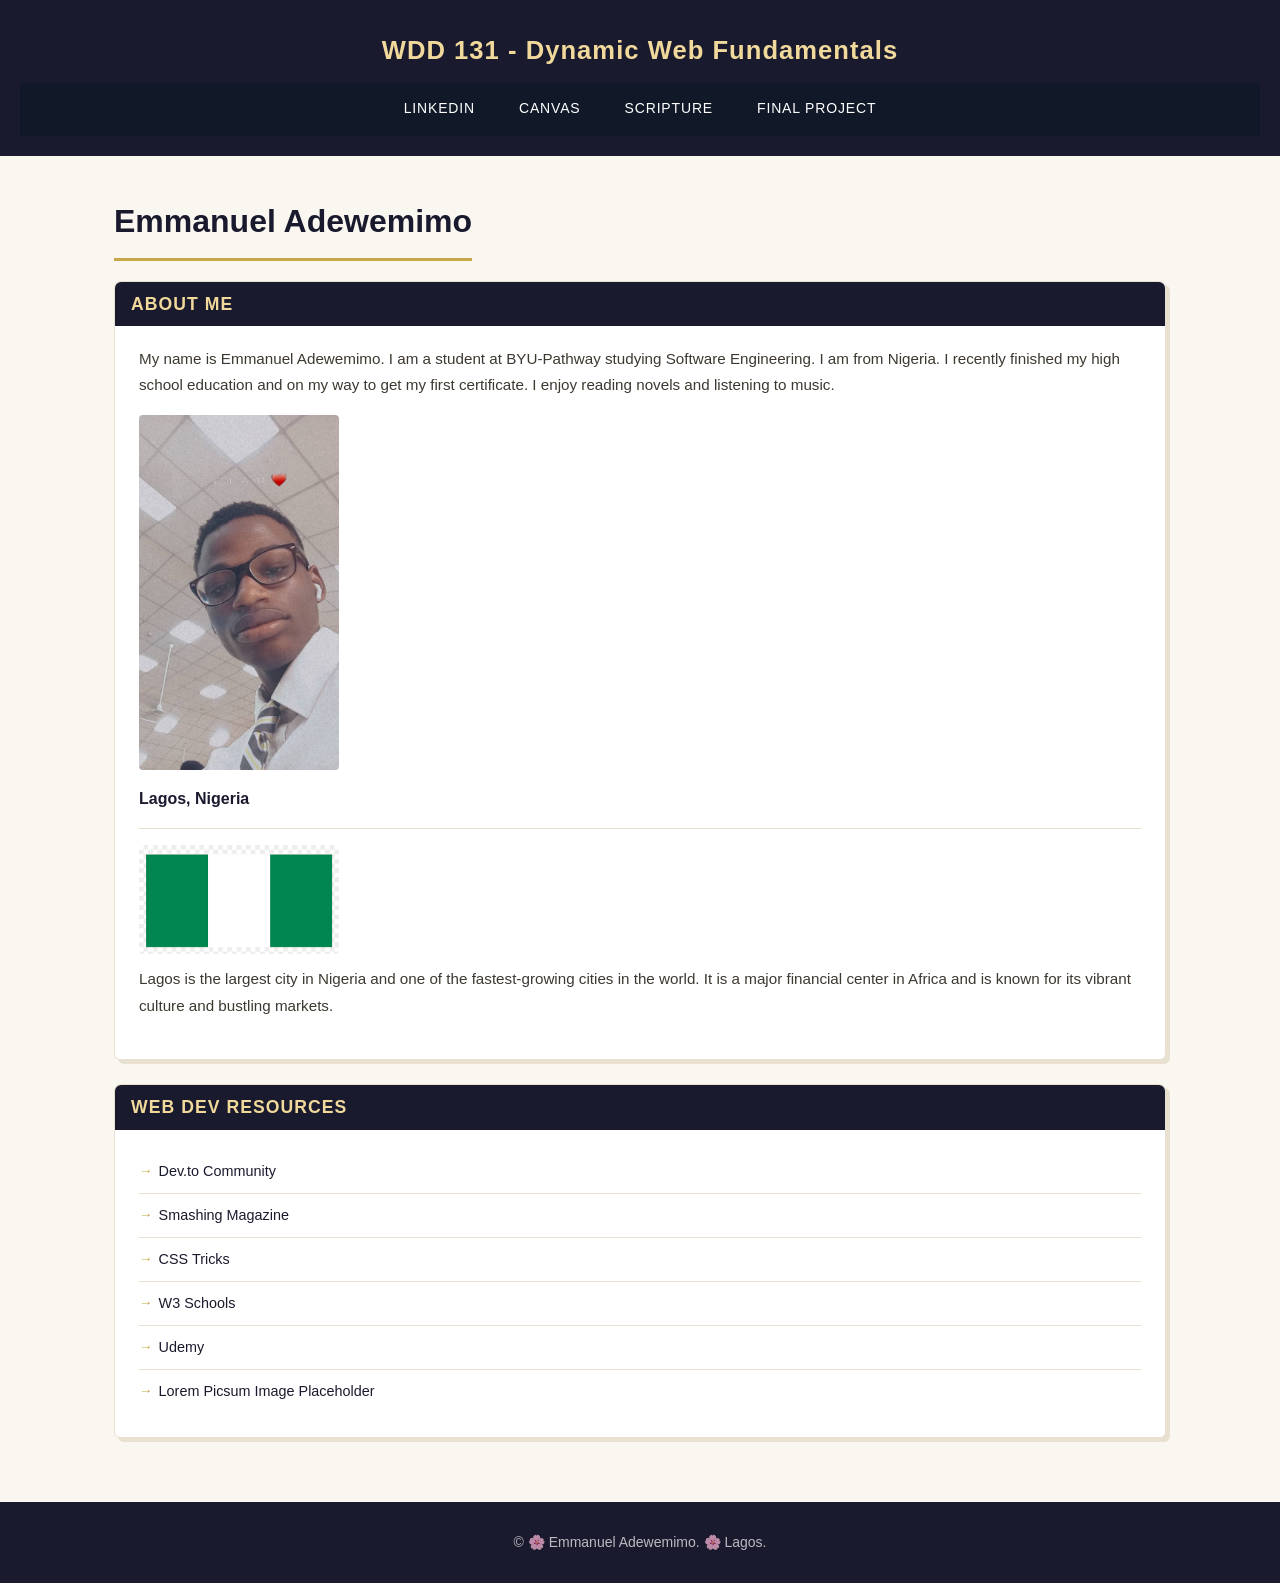
<file: index.html>
<!DOCTYPE html>
<html lang="en">

<head>
    <meta charset="UTF-8">
    <meta name="viewport" content="width=device-width, initial-scale=1.0">
    <meta name="description" content="A page about Emmanuel Adewemimo for a WDD 131 Project">
    <meta name="author" content="Emmanuel Adewemimo">
    <title>WDD 131 - Dynamic Web Fundamentals- Emmanuel Adewemimo</title>
    <link rel="stylesheet" href="styles/base.css">
    <script src="scripts/getdates.js" defer></script>
    <link rel="preconnect" href="https://fonts.googleapis.com">
<link rel="preconnect" href="https://fonts.gstatic.com" crossorigin>
<link href="https://fonts.googleapis.com/css2?family=Roboto:wght@400;700&display=swap" rel="stylesheet">
</head>

<body>
    <header>
        <span id="course-title">WDD 131 - Dynamic Web Fundamentals</span>
        <nav>
            <a href="https://www.linkedin.com/in/emmanuel-adewemimo" target="_blank">LinkedIn</a>
            <a href="https://byupw.instructure.com" target="_blank">Canvas</a>
            <a href="https://churchofjesuschrist.org/study/scriptures/ot/ps/91?lang=eng" target="_blank">Scripture</a>
            <a href="final-project.html" target="_blank">Final Project</a>
        </nav>
    </header>
    <div class="content-wrapper">
        <main>
            <h1>Emmanuel Adewemimo</h1>
            <section class="card">
                <h2>About Me</h2>
                <p>My name is Emmanuel Adewemimo. I am a student at BYU-Pathway studying Software Engineering. I am
                    from Nigeria. I recently finished my high school education and on my way to get my first
                    certificate. I enjoy reading novels and listening
                    to music.</p>
                <img src="images/profile.jpeg" width="200" alt="Emmanuel Adewemimo">

                <h3>Lagos, Nigeria</h3>
                <hr>
                <img src="images/nigerian-flag.png" width="200" alt="Nigerian Flag">
                <p>Lagos is the largest city in Nigeria and one of the fastest-growing cities in the world. It is a
                    major
                    financial center in Africa and is known for its vibrant culture and bustling markets.</p>

            </section>
        <aside>
            <section class="card">
                <h4>Web Dev Resources</h4>
                <ul>
                    <li><a href="https://dev.to" target="_blank">Dev.to Community</a></li>
                    <li><a href="https://www.smashingmagazine.com" target="_blank">Smashing Magazine</a></li>
                    <li><a href="https://css-tricks.com" target="_blank">CSS Tricks</a></li>
                    <li><a href="https://www.w3schools.com" target="_blank">W3 Schools</a></li>
                    <li><a href="https://www.udemy.com" target="_blank">Udemy</a></li>
                    <li><a href="https://picsum.photos" target="_blank">Lorem Picsum Image Placeholder</a></li>
                </ul>
            </section>
        </aside>
        </main>
    </div>
    <footer>
        <p>&copy;<span id="current-year"></span> &#x1F338; Emmanuel Adewemimo. &#x1F338; Lagos.</p>
        <p id="last-modified"></p>
    </footer>
</body>

</html>
</file>
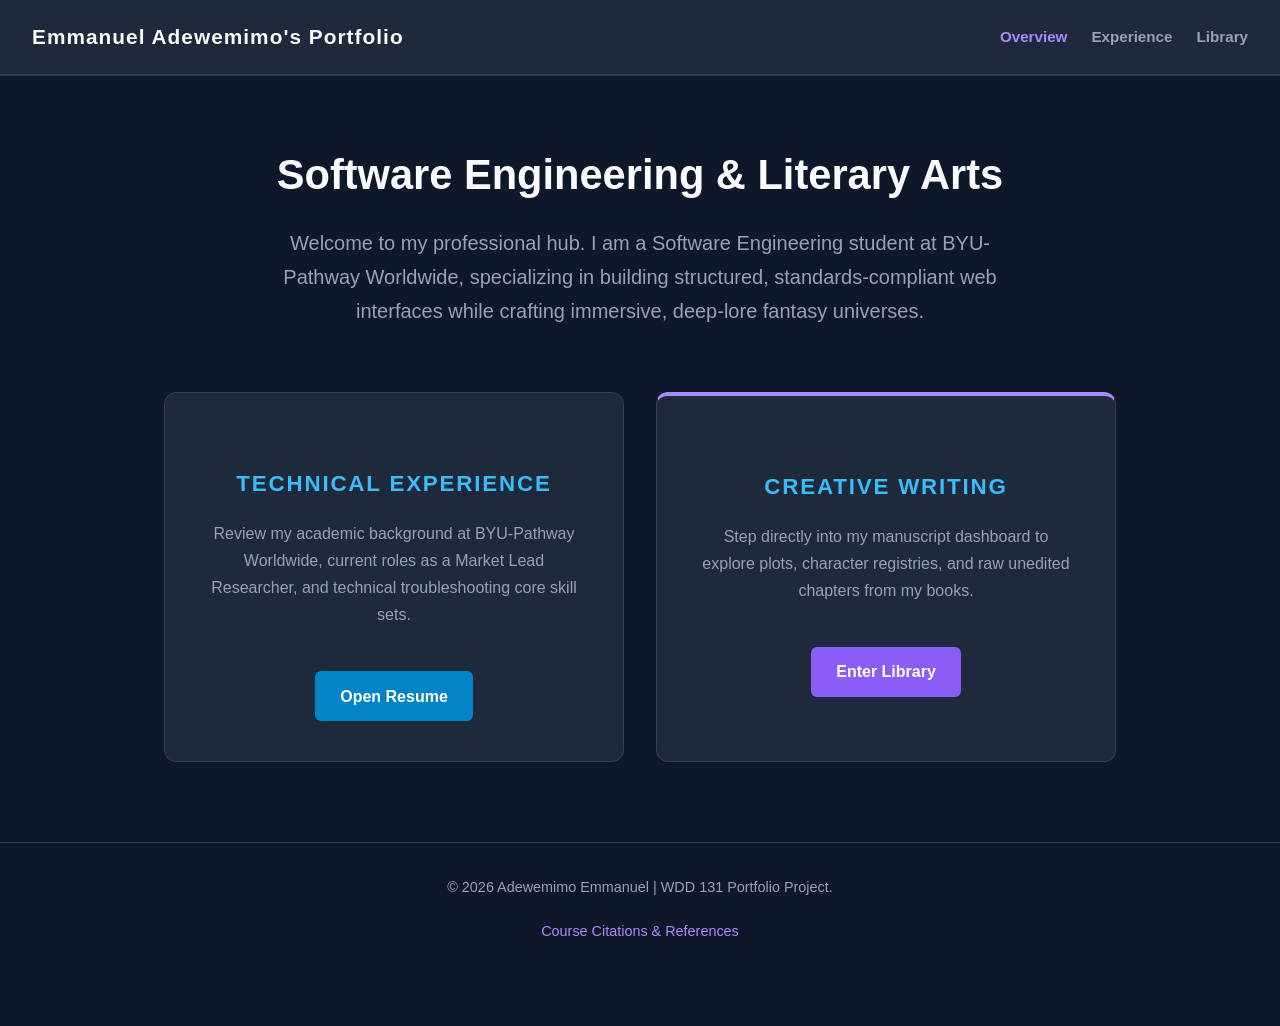
<file: project/index.html>
<!DOCTYPE html>
<html lang="en">
<head>
    <meta charset="UTF-8">
    <meta name="viewport" content="width=device-width, initial-scale=1.0">
    <title>Adewemimo Emmanuel | Portfolio Hub</title>
    <link rel="stylesheet" href="project.css">
    <script src="project.js" defer></script>
</head>
<body>

    <nav>
        <div class="logo">Emmanuel Adewemimo's Portfolio</div>
        <div class="nav-links">
            <a href="index.html" class="active">Overview</a>
            <a href="resume.html">Experience</a>
            <a href="library.html">Library</a>
        </div>
    </nav>

    <main class="container">
        <section class="hero">
            <h1>Software Engineering & Literary Arts</h1>
            <p>Welcome to my professional hub. I am a Software Engineering student at BYU-Pathway Worldwide, specializing in building structured, standards-compliant web interfaces while crafting immersive, deep-lore fantasy universes.</p>
        </section>

        <section class="split-gate">
            <div class="gate-card">
                <h2>Technical Experience</h2>
                <p>Review my academic background at BYU-Pathway Worldwide, current roles as a Market Lead Researcher, and technical troubleshooting core skill sets.</p>
                <a href="resume.html" class="btn-link">Open Resume</a>
            </div>
            <div class="gate-card" style="border-top: 4px solid #a78bfa;">
                <h2>Creative Writing</h2>
                <p>Step directly into my manuscript dashboard to explore plots, character registries, and raw unedited chapters from my books.</p>
                <a href="library.html" class="btn-link" style="background-color: #8b5cf6;">Enter Library</a>
            </div>
        </section>
    </main>

    <footer>
        <p>&copy; 2026 Adewemimo Emmanuel | WDD 131 Portfolio Project.</p>
        <p><a href="references.html">Course Citations & References</a></p>
    </footer>

</body>
</html>
</file>
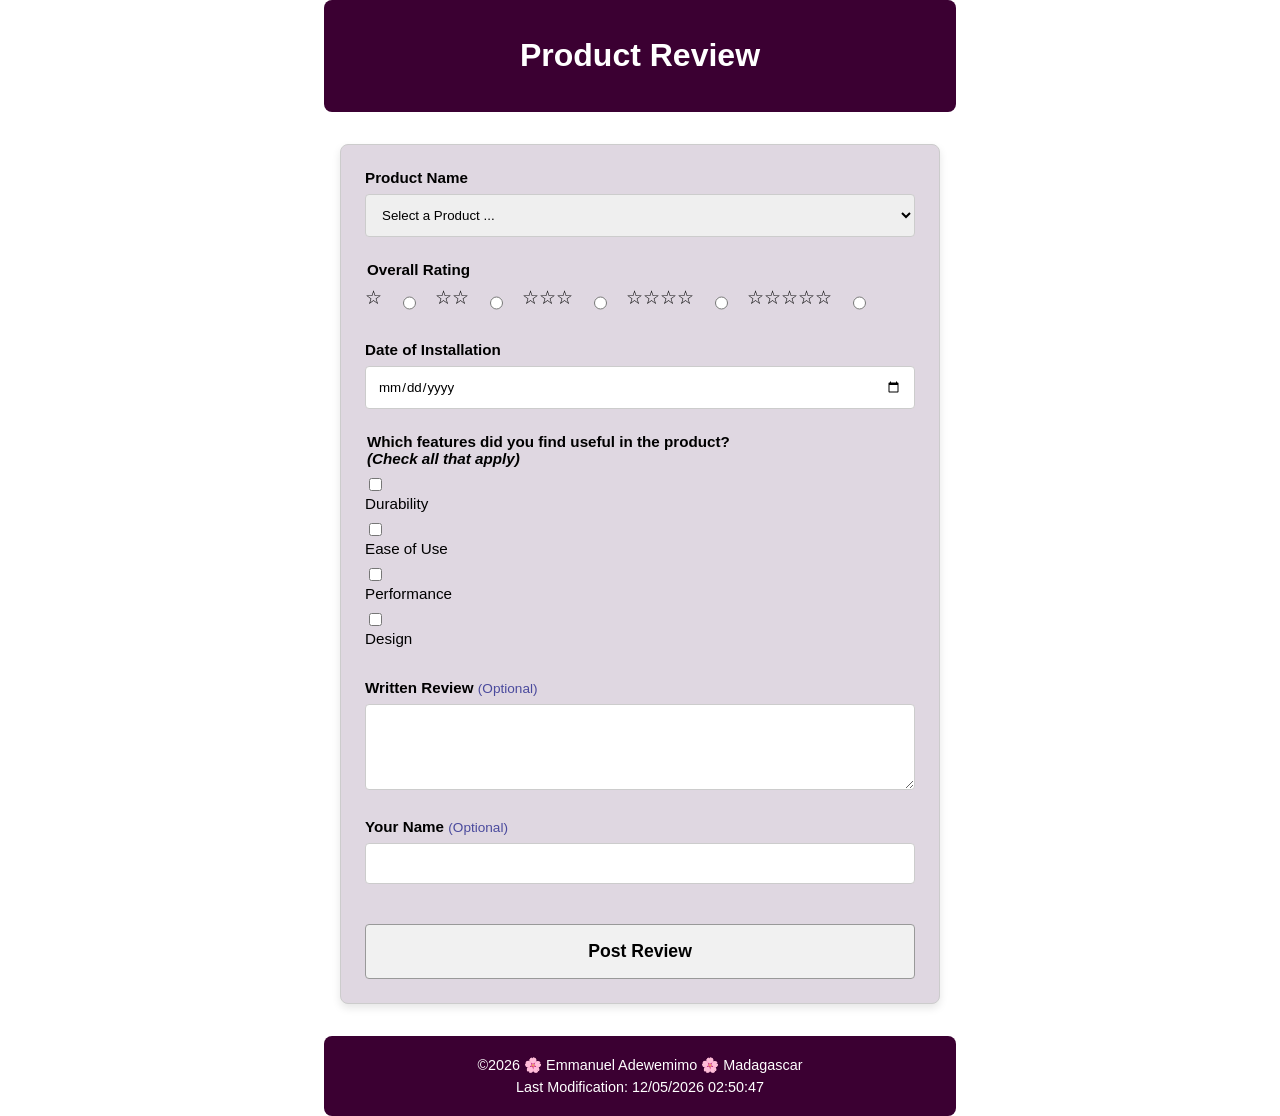
<file: form.html>
<!DOCTYPE html>
<html lang="en">
<head>
    <meta charset="UTF-8">
    <meta name="viewport" content="width=device-width, initial-scale=1.0">
    <title>Product Review</title>
    <meta name="description" content="A simple product review form containing radio buttons, checkboxes, and a textarea for written feedback.">
    <meta name="author" content="Emmanuel Adewemimo">
    <link rel="stylesheet" href="styles/form.css">
    <script src="scripts/form.js" defer></script>
</head>
<body>
    <header>
        <h1>Product Review</h1>
    </header>

    <main>
        <form method="get" action="review.html">
            <div class="form-group">
                <label for="productName">Product Name</label>
                <select id="productName" name="productName" required>
                 <option value="" disabled selected>Select a Product ...</option>
                </select>
            </div>

            <fieldset class="form-group rating-group">
                <legend>Overall Rating</legend>
                <div class="stars">
                    <label for="rating1">☆</label>
                    <input type="radio" id="rating1" name="rating" value="1" required>
                    
                    <label for="rating2">☆☆</label>
                    <input type="radio" id="rating2" name="rating" value="2" required>
                    
                    <label for="rating3">☆☆☆</label>
                    <input type="radio" id="rating3" name="rating" value="3" required>
                    
                    <label for="rating4">☆☆☆☆</label>
                    <input type="radio" id="rating4" name="rating" value="4" required>
                    
                    <label for="rating5">☆☆☆☆☆</label>
                    <input type="radio" id="rating5" name="rating" value="5" required>
                </div>
            </fieldset>

            <div class="form-group">
                <label for="installDate">Date of Installation</label>
                <input type="date" id="installDate" name="installDate" required>
            </div>

            <fieldset class="form-group features-group">
                <legend>Which features did you find useful in the product?<br><em>(Check all that apply)</em></legend>
                
                <div class="checkbox-item">
                    <input type="checkbox" id="feature1" name="features" value="Durability">
                    <label for="feature1">Durability</label>
                </div>
                
                <div class="checkbox-item">
                    <input type="checkbox" id="feature2" name="features" value="Ease of Use">
                    <label for="feature2">Ease of Use</label>
                </div>
                
                <div class="checkbox-item">
                    <input type="checkbox" id="feature3" name="features" value="Performance">
                    <label for="feature3">Performance</label>
                </div>
                
                <div class="checkbox-item">
                    <input type="checkbox" id="feature4" name="features" value="Design">
                    <label for="feature4">Design</label>
                </div>
            </fieldset>

            <div class="form-group">
                <label for="reviewText">Written Review <span class="optional">(Optional)</span></label>
                <textarea id="reviewText" name="reviewText" rows="4"></textarea>
            </div>

            <div class="form-group">
                <label for="userName">Your Name <span class="optional">(Optional)</span></label>
                <input type="text" id="userName" name="userName">
            </div>

            <input type="submit" value="Post Review" class="submit-btn">
        </form>
    </main>

    <footer>
        <p>&copy;<span id="currentyear"></span> 🌸 Emmanuel Adewemimo 🌸 Madagascar</p>
        <p>Last Modification: <span id="lastModified"></span></p>
    </footer>
</body>
</html>
</file>
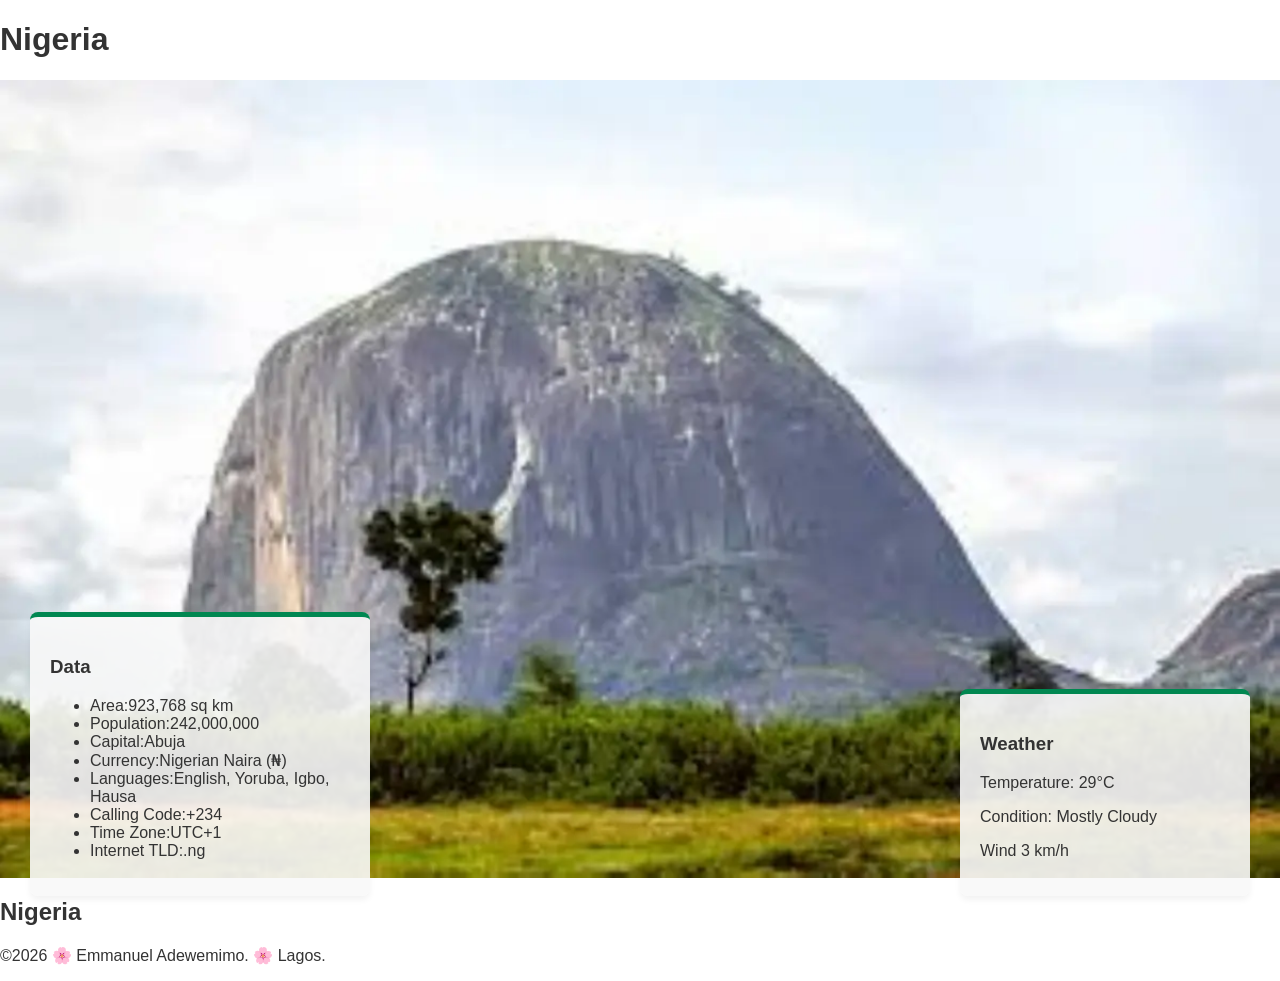
<file: place.html>
<!DOCTYPE html>
<html lang="en">
<head>
    <meta charset="UTF-8">
    <meta name="viewport" content="width=device-width, initial-scale=1.0">
    <link rel="stylesheet" href="styles/place.css">
    <meta name="description" content="A page about My Country Nigeria detailing its geography, culture, and economy for a WDD 131 Project">
    <meta name="author" content="Emmanuel Adewemimo">
    <script src="scripts/place.js" defer></script>
    <title>Nigeria</title>
</head>
<body>
    <header>
        <h1>Nigeria</h1>
    </header>
    <main>
        <div class="hero-container">
        <picture>
            <source media="(min-width: 600px)" srcset="images/nigeria-large.webp">
            <img src="images/nigeria-small.webp" alt="A view of Zuma Rock Abuja, Nigeria">
            </picture>
             <h2>Nigeria</h2>
        </div>
        <section class="data-card">
            <h3>Data</h3>
            <ul>
                <li><span>Area:</span>923,768 sq km</li>
                <li><span>Population:</span>242,000,000</li>
                <li><span>Capital:</span>Abuja</li>
                <li><span>Currency:</span>Nigerian Naira (₦)</li>
                <li><span>Languages:</span>English, Yoruba, Igbo, Hausa</li>
                <li><span>Calling Code:</span>+234</li>
                <li><span>Time Zone:</span>UTC+1</li>
                <li><span>Internet TLD:</span>.ng</li>
            </ul>
        </section>
        <section class="weather-card">
            <h3>Weather</h3>
            <div class="weather-info">
                <p><span>Temperature:</span> 29°C</p>
                <p><span>Condition:</span> Mostly Cloudy</p>
                <p>Wind<span id="wind-speed"> 3 km/h</span></p>
            </div>
        </section>
    </main>
    <footer>
         <p>&copy;<span id="currentyear"></span> &#x1F338; Emmanuel Adewemimo. &#x1F338; Lagos.</p>
        <p id="last-modified"></p>
    </footer>
    
</body>
</html>
</file>
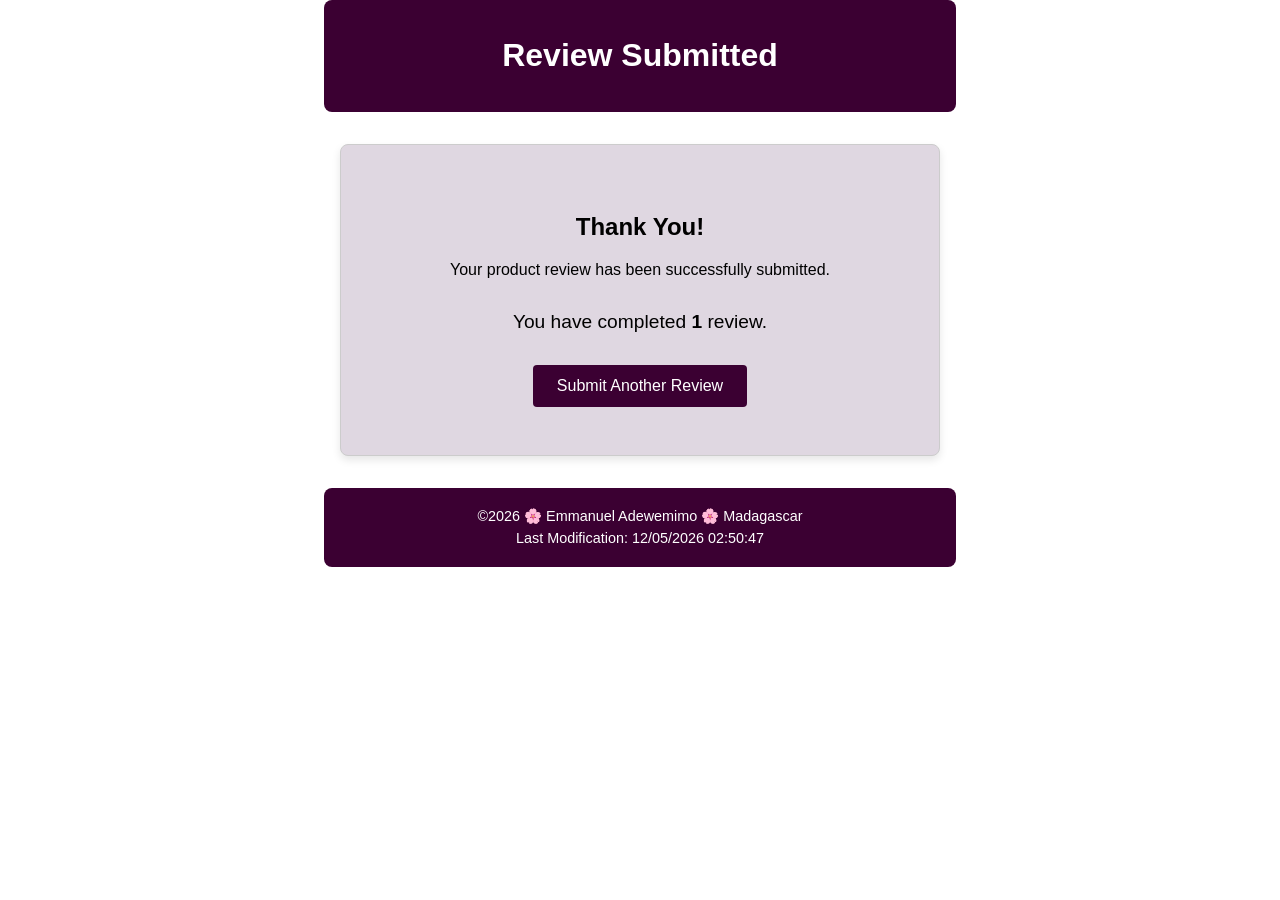
<file: review.html>
<!DOCTYPE html>
<html lang="en">
<head>
    <meta charset="UTF-8">
    <meta name="viewport" content="width=device-width, initial-scale=1.0">
    <title>Review Confirmation</title>
    <link rel="stylesheet" href="styles/form.css">
    <script src="scripts/review.js" defer></script>
</head>
<body>
    <header>
        <h1>Review Submitted</h1>
    </header>

    <main class="confirmation-container">
        <h2>Thank You!</h2>
        <p>Your product review has been successfully submitted.</p>
        <p class="counter-message">You have completed <strong id="reviewCount">0</strong> review.</p>
        <a href="form.html" class="back-link">Submit Another Review</a>
    </main>

    <footer>
        <p>&copy;<span id="currentyear"></span> 🌸 Emmanuel Adewemimo 🌸 Madagascar</p>
        <p>Last Modification: <span id="lastModified"></span></p>
    </footer>
</body>
</html>
</file>
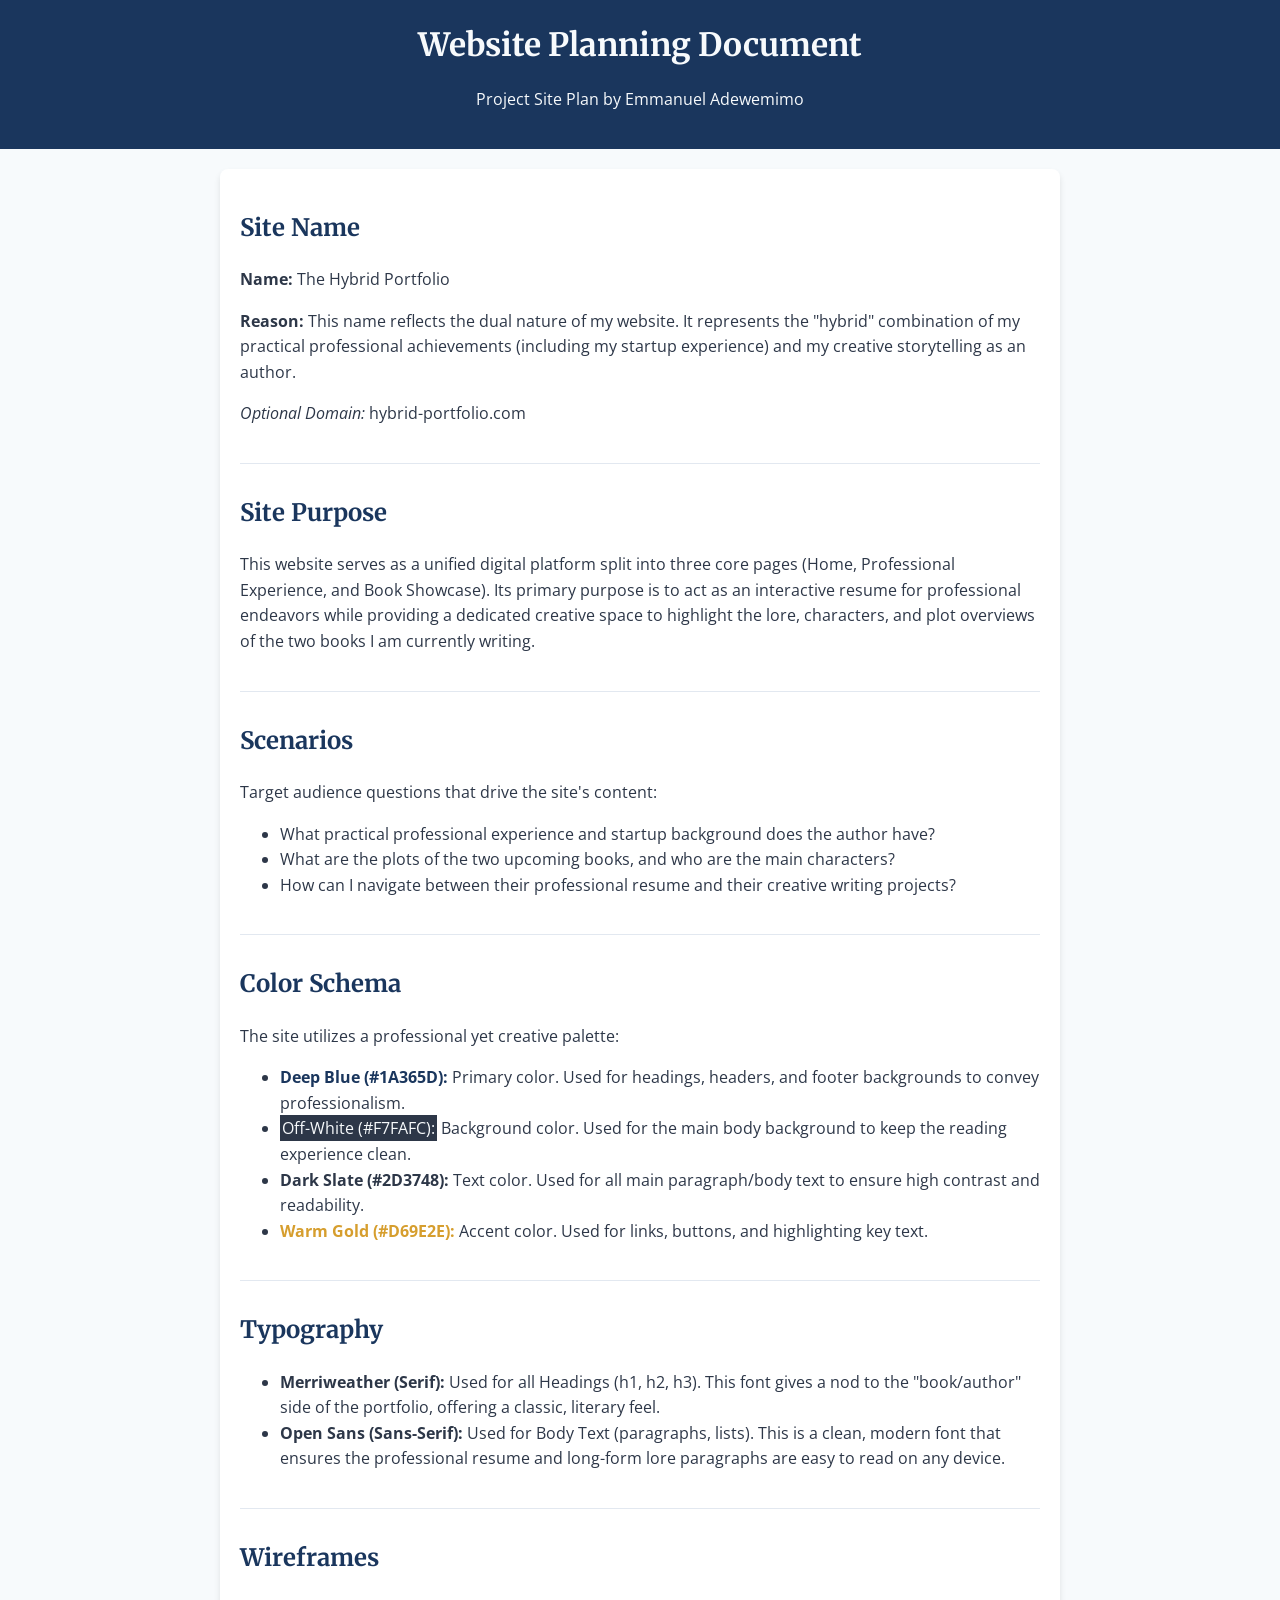
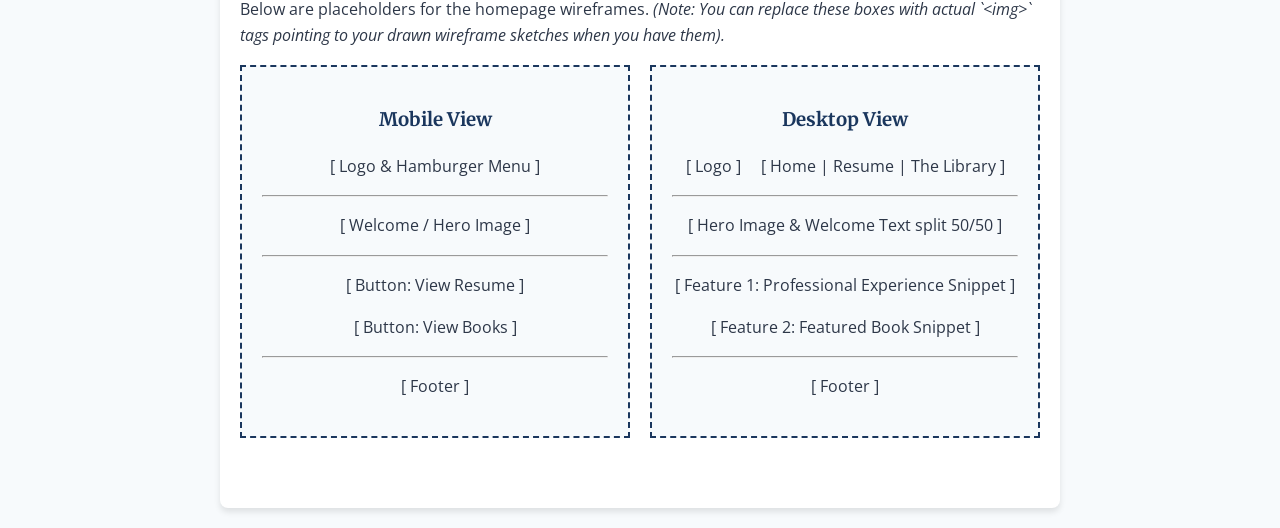
<file: siteplan.html>
<!DOCTYPE html>
<html lang="en">
<head>
    <meta charset="UTF-8">
    <meta name="viewport" content="width=device-width, initial-scale=1.0">
    <title>Site Plan - Portfolio & Library</title>
    
    <link rel="preconnect" href="https://fonts.googleapis.com">
    <link rel="preconnect" href="https://fonts.gstatic.com" crossorigin>
    <link href="https://fonts.googleapis.com/css2?family=Merriweather:wght@400;700&family=Open+Sans:wght@400;600&display=swap" rel="stylesheet">

    <link rel="stylesheet" href="siteplan.css">
</head>
<body>

    <header>
        <h1>Website Planning Document</h1>
        <p>Project Site Plan by Emmanuel Adewemimo</p>
    </header>

    <main>
        <section>
            <h2>Site Name</h2>
            <p><strong>Name:</strong> The Hybrid Portfolio</p>
            <p><strong>Reason:</strong> This name reflects the dual nature of my website. It represents the "hybrid" combination of my practical professional achievements (including my startup experience) and my creative storytelling as an author. </p>
            <p><em>Optional Domain:</em> hybrid-portfolio.com</p>
        </section>

        <section>
            <h2>Site Purpose</h2>
            <p>This website serves as a unified digital platform split into three core pages (Home, Professional Experience, and Book Showcase). Its primary purpose is to act as an interactive resume for professional endeavors while providing a dedicated creative space to highlight the lore, characters, and plot overviews of the two books I am currently writing.</p>
        </section>

        <section>
            <h2>Scenarios</h2>
            <p>Target audience questions that drive the site's content:</p>
            <ul>
                <li>What practical professional experience and startup background does the author have?</li>
                <li>What are the plots of the two upcoming books, and who are the main characters?</li>
                <li>How can I navigate between their professional resume and their creative writing projects?</li>
            </ul>
        </section>

        <section>
            <h2>Color Schema</h2>
            <p>The site utilizes a professional yet creative palette:</p>
            <ul>
                <li><span style="color: #1A365D; font-weight: bold;">Deep Blue (#1A365D):</span> Primary color. Used for headings, headers, and footer backgrounds to convey professionalism.</li>
                <li><span style="color: #F7FAFC; background: #2D3748; padding: 2px;">Off-White (#F7FAFC):</span> Background color. Used for the main body background to keep the reading experience clean.</li>
                <li><span style="color: #2D3748; font-weight: bold;">Dark Slate (#2D3748):</span> Text color. Used for all main paragraph/body text to ensure high contrast and readability.</li>
                <li><span class="accent">Warm Gold (#D69E2E):</span> Accent color. Used for links, buttons, and highlighting key text.</li>
            </ul>
        </section>

        <section>
            <h2>Typography</h2>
            <ul>
                <li><strong>Merriweather (Serif):</strong> Used for all Headings (h1, h2, h3). This font gives a nod to the "book/author" side of the portfolio, offering a classic, literary feel.</li>
                <li><strong>Open Sans (Sans-Serif):</strong> Used for Body Text (paragraphs, lists). This is a clean, modern font that ensures the professional resume and long-form lore paragraphs are easy to read on any device.</li>
            </ul>
        </section>

        <section>
            <h2>Wireframes</h2>
            <p>Below are placeholders for the homepage wireframes. <em>(Note: You can replace these boxes with actual `&lt;img&gt;` tags pointing to your drawn wireframe sketches when you have them).</em></p>
            
            <div class="wireframe-container">
                <div class="wireframe-box">
                    <h3>Mobile View</h3>
                    <p>[ Logo & Hamburger Menu ]</p>
                    <hr>
                    <p>[ Welcome / Hero Image ]</p>
                    <hr>
                    <p>[ Button: View Resume ]</p>
                    <p>[ Button: View Books ]</p>
                    <hr>
                    <p>[ Footer ]</p>
                </div>

                <div class="wireframe-box">
                    <h3>Desktop View</h3>
                    <p>[ Logo ] &nbsp;&nbsp;&nbsp; [ Home | Resume | The Library ]</p>
                    <hr>
                    <p>[ Hero Image & Welcome Text split 50/50 ]</p>
                    <hr>
                    <p>[ Feature 1: Professional Experience Snippet ]</p>
                    <p>[ Feature 2: Featured Book Snippet ]</p>
                    <hr>
                    <p>[ Footer ]</p>
                </div>
            </div>
        </section>
    </main>

</body>
</html>
</file>
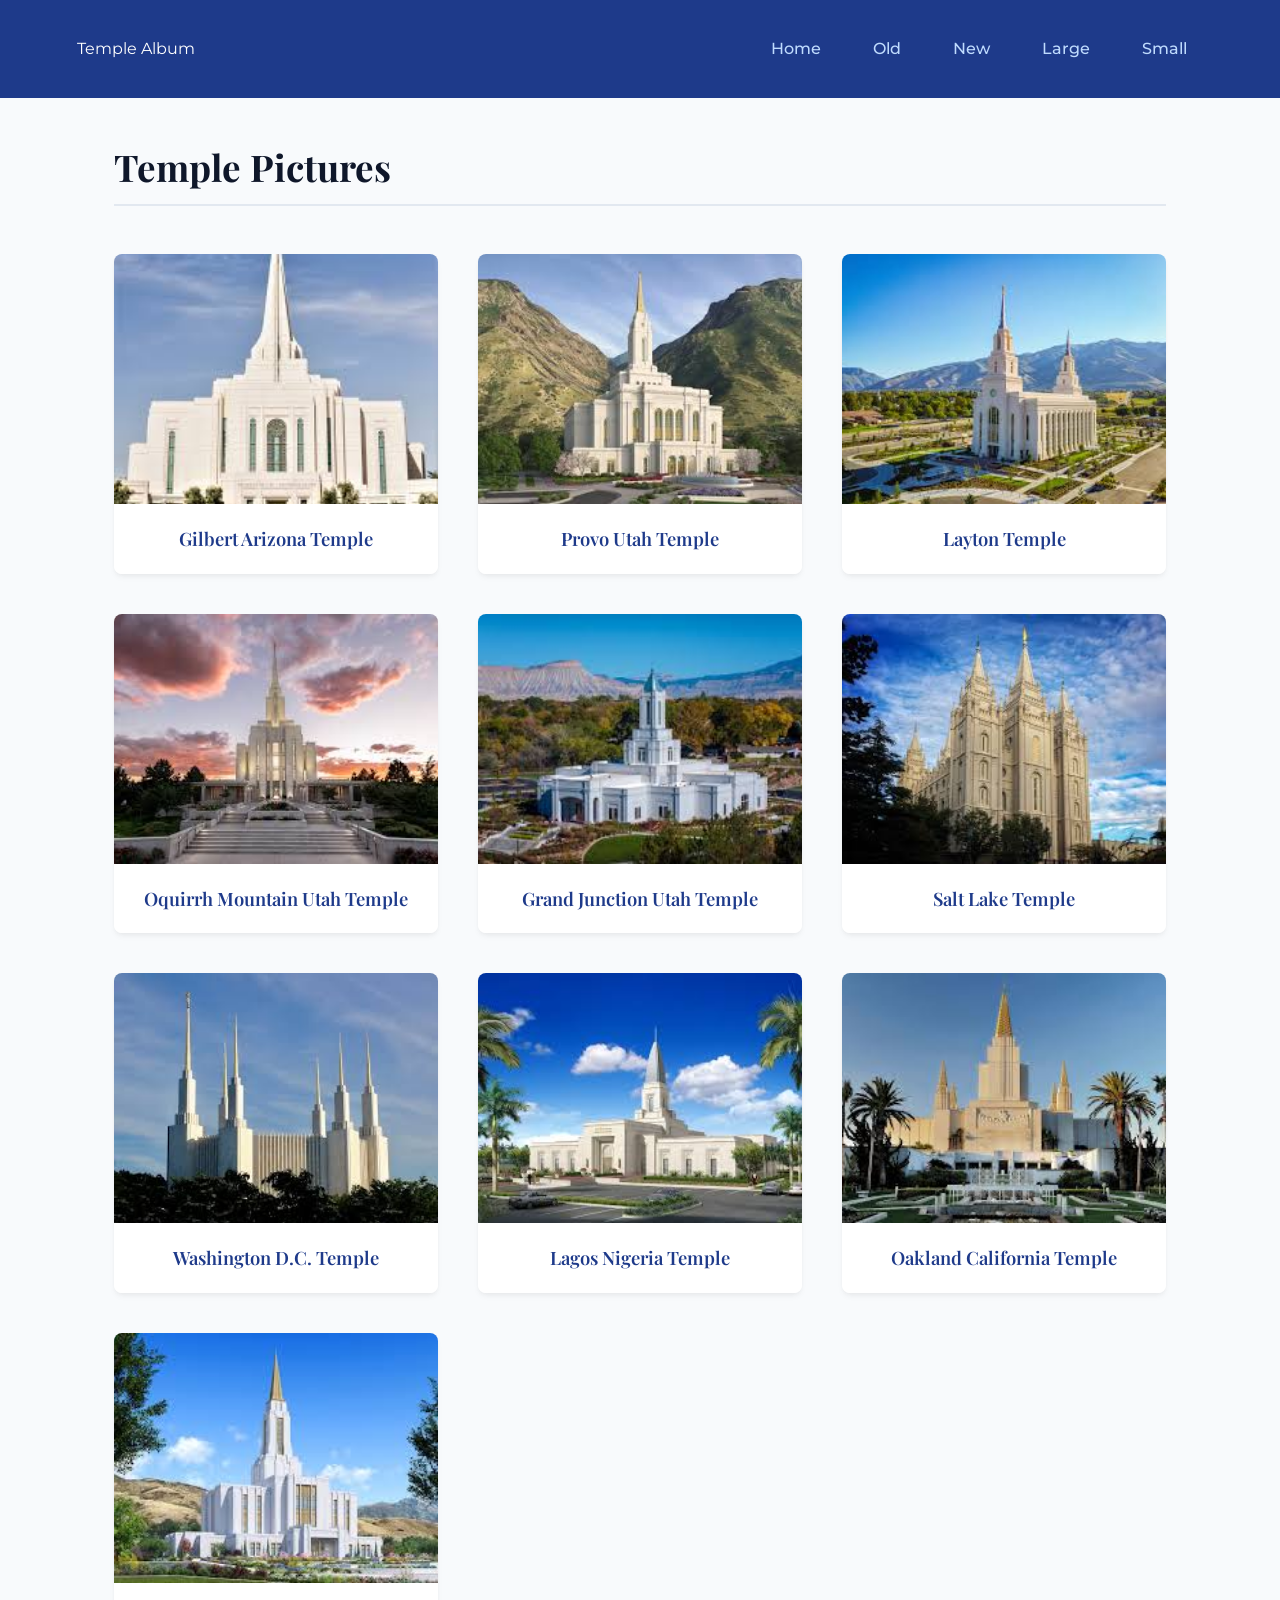
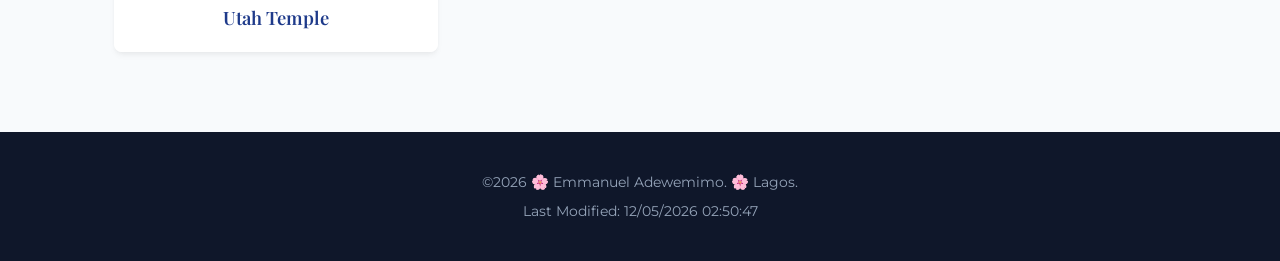
<file: temples.html>
<!DOCTYPE html>
<html lang="en">

<head>
    <meta charset="UTF-8">
    <meta name="viewport" content="width=device-width, initial-scale=1.0">
    <link rel="preconnect" href="https://fonts.googleapis.com">
    <link rel="preconnect" href="https://fonts.gstatic.com" crossorigin>
    <link href="https://fonts.googleapis.com/css2?family=Montserrat:wght@400;500&family=Playfair+Display:wght@600;700&display=swap" rel="stylesheet">
    <link rel="stylesheet" href="styles/temples.css">
    <link rel="stylesheet" href="styles/temples-large.css">
    <meta name="description" content="A page about Temple Pictures for a WDD 131 Project">
    <meta name="author" content="Emmanuel Adewemimo">
    <script src="scripts/temples.js" defer></script>
    <title>Temple Pictures</title>
</head>

<body>
    <header>
        Temple Album 
        <button id="menu-toggle" aria-label="Toggle Menu">&#9776;</button>
        <nav>
            <a href="blank.html" target="_blank">Home</a>
            <a href="blank.html" target="_blank">Old</a>
            <a href="blank.html" target="_blank">New</a>
            <a href="blank.html" target="_blank">Large</a>
            <a href="blank.html" target="_blank">Small</a>
        </nav>
    </header>
    <main>
        <h1>Temple Pictures</h1>
        <figure>
            <img src="images/gilbert-arizona-temple.jpg" alt="A stunning depiction of peace">
            <figcaption>Gilbert Arizona Temple</figcaption>
        </figure>
        <figure>
            <img src="images/provo-utah-temple.jpg" alt="A symbol of hope and faith">
            <figcaption>Provo Utah Temple</figcaption>
        </figure>
            <figure>
                <img src="images/layton-temple.jpg" alt="The Lord's House, a place of worship and reverence">
                <figcaption>Layton Temple</figcaption>
            </figure>
                <figure>
                    <img src="images/oquirrh-mountain-temple.jpg" alt="A Beautiful Temple with a beautiful background">
                    <figcaption>Oquirrh Mountain Utah Temple</figcaption>
                </figure>
                <figure>
                    <img src="images/grand-junction-utah-temple.jpg" alt="A lovely depiction of the Lord's House">
                    <figcaption>Grand Junction Utah Temple</figcaption>
                </figure>
                <figure>
                    <img src="images/salt-lake-temple.jpg" alt="A monument of God's Power and Glory">
                    <figcaption>Salt Lake Temple</figcaption>
                </figure>
                <figure>
                    <img src="images/washington-d.c.-temple.jpg" alt="Another stunning depiction of peace">
                    <figcaption>Washington D.C. Temple</figcaption>
                </figure>
                <figure>
                    <img src="images/lagos-nigeria-temple.jpg" alt="A beautiful wish coming to life">
                    <figcaption>Lagos Nigeria Temple</figcaption>
                </figure>
                <figure>
                    <img src="images/oakland-california-temple.jpg" alt="An exotic depiction of the Lord's House">
                    <figcaption>Oakland California Temple</figcaption>
                </figure>
                <figure>
                    <img src="images/utah-temple.jpg" alt="A home of ordinances">
                    <figcaption>Utah Temple</figcaption>
                </figure>
    </main>
    <footer>
         <p>&copy;<span id="current-year"></span> &#x1F338; Emmanuel Adewemimo. &#x1F338; Lagos.</p>
        <p id="last-modified"></p>
    </footer>


</body>

</html>
</file>
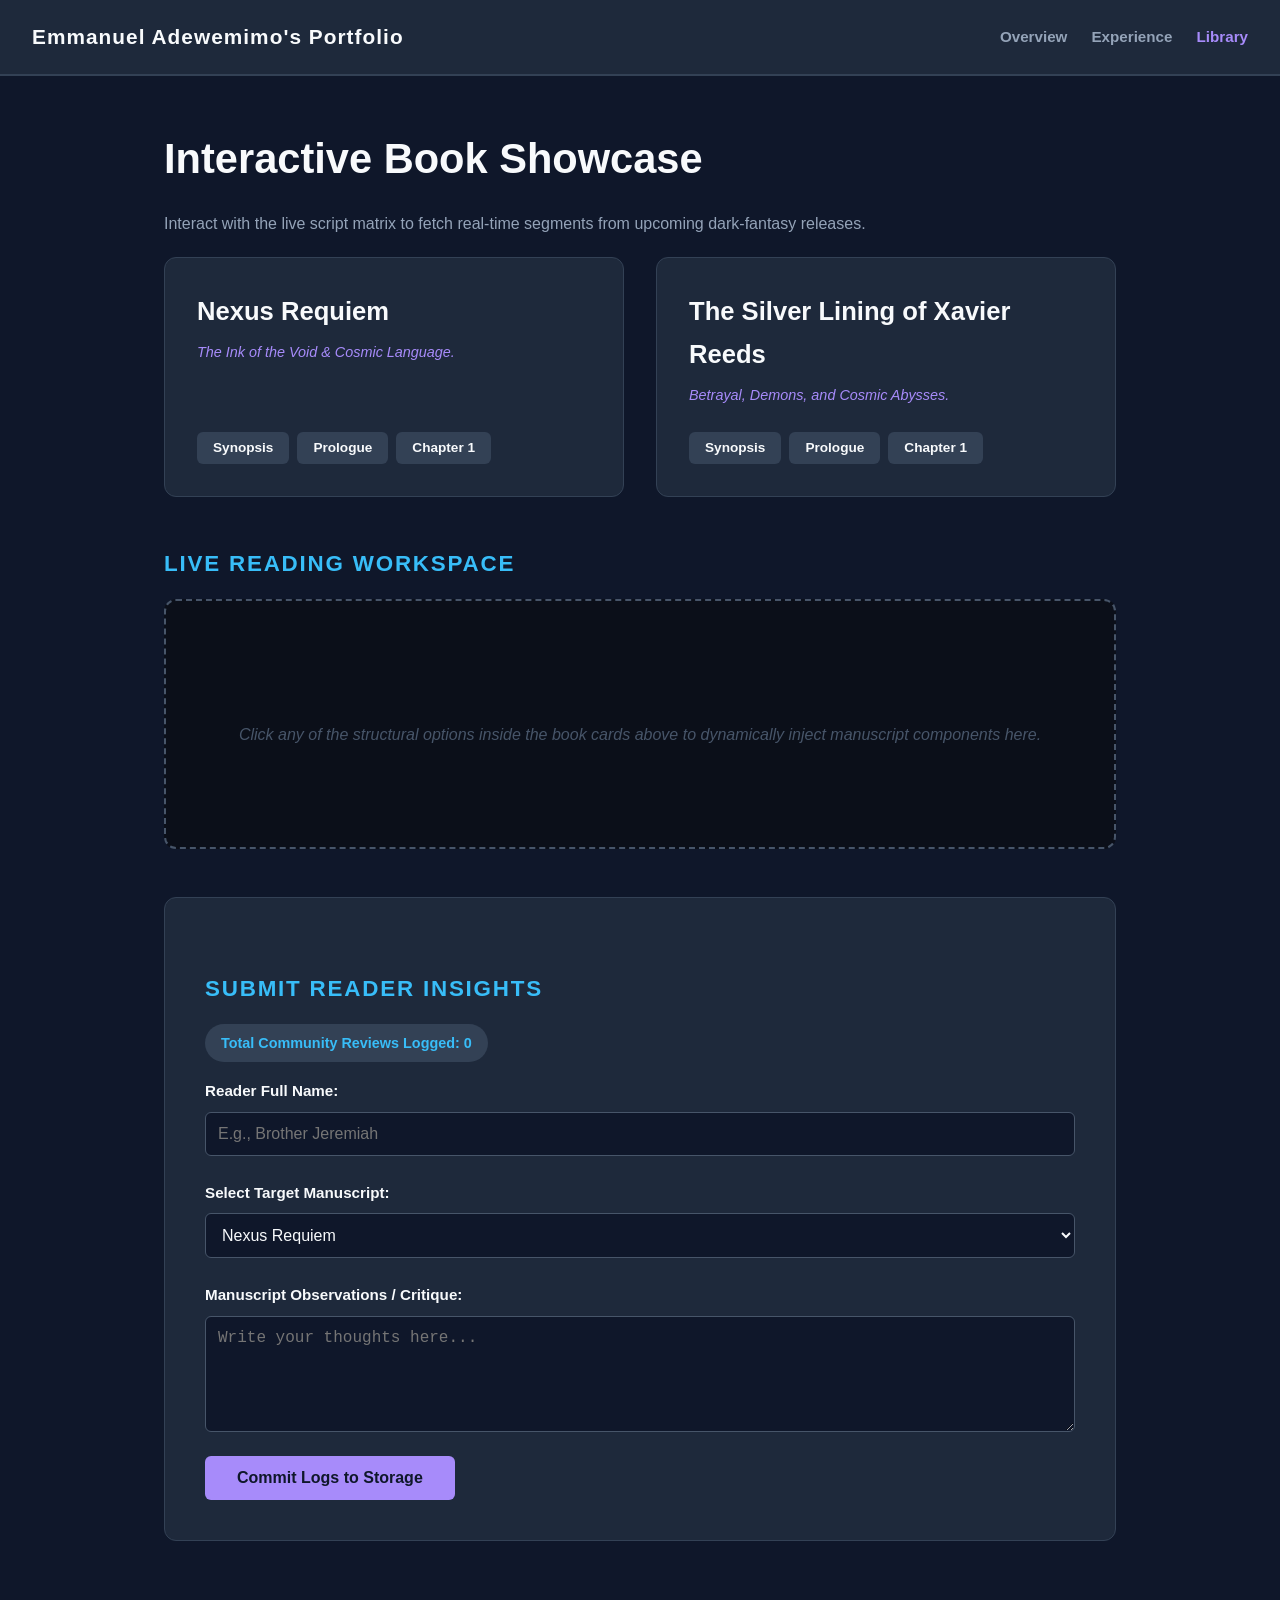
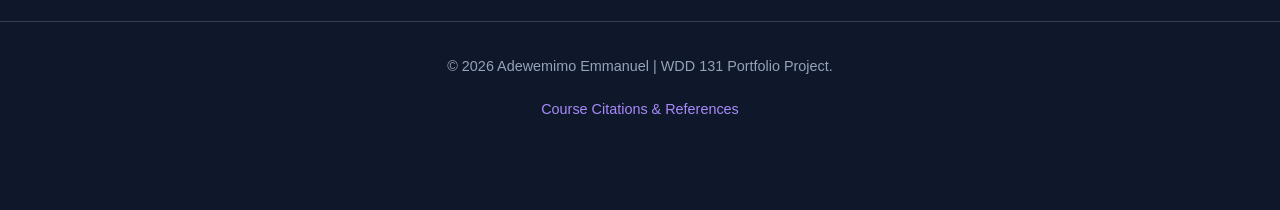
<file: project/library.html>
<!DOCTYPE html>
<html lang="en">
<head>
    <meta charset="UTF-8">
    <meta name="viewport" content="width=device-width, initial-scale=1.0">
    <title>Manuscript Library & Showcase</title>
    <link rel="stylesheet" href="project.css">
    <script src="project.js" defer></script>
</head>
<body>

    <nav>
        <div class="logo">Emmanuel Adewemimo's Portfolio</div>
        <div class="nav-links">
            <a href="index.html">Overview</a>
            <a href="resume.html">Experience</a>
            <a href="library.html" class="active">Library</a>
        </div>
    </nav>

    <main class="container">
        <h1>Interactive Book Showcase</h1>
        <p>Interact with the live script matrix to fetch real-time segments from upcoming dark-fantasy releases.</p>

        <div class="library-grid">
            <article class="book-card">
                <div>
                    <div class="book-title">Nexus Requiem</div>
                    <div class="book-tagline">The Ink of the Void & Cosmic Language.</div>
                </div>
                <div class="button-group">
                    <button class="btn-interactive" data-book="nexus" data-type="plot">Synopsis</button>
                    <button class="btn-interactive" data-book="nexus" data-type="prologue">Prologue</button>
                    <button class="btn-interactive" data-book="nexus" data-type="chapter1">Chapter 1</button>
                </div>
            </article>

            <article class="book-card">
                <div>
                    <div class="book-title">The Silver Lining of Xavier Reeds</div>
                    <div class="book-tagline">Betrayal, Demons, and Cosmic Abysses.</div>
                </div>
                <div class="button-group">
                    <button class="btn-interactive" data-book="xavier" data-type="plot">Synopsis</button>
                    <button class="btn-interactive" data-book="xavier" data-type="prologue">Prologue</button>
                    <button class="btn-interactive" data-book="xavier" data-type="chapter1">Chapter 1</button>
                </div>
            </article>
        </div>

        <h2>Live Reading Workspace</h2>
        <section class="display-container" aria-live="polite">
            <div id="interactive-display">
                <p class="placeholder-text">Click any of the structural options inside the book cards above to dynamically inject manuscript components here.</p>
            </div>
        </section>

        <section class="form-container">
            <h2>Submit Reader Insights</h2>
            <div id="local-storage-counter" class="counter-badge">Total Community Reviews Logged: 0</div>
            <div id="form-status-feedback"></div>

            <form id="reader-review-form" action="#" method="GET">
                <div class="form-group">
                    <label for="form-reader-name">Reader Full Name:</label>
                    <input type="text" id="form-reader-name" name="readerName" required placeholder="E.g., Brother Jeremiah">
                </div>
                <div class="form-group">
                    <label for="form-book-select">Select Target Manuscript:</label>
                    <select id="form-book-select" name="targetBook" required>
                        <option value="Nexus Requiem">Nexus Requiem</option>
                        <option value="The Silver Lining of Xavier Reeds">The Silver Lining of Xavier Reeds</option>
                    </select>
                </div>
                <div class="form-group">
                    <label for="form-reader-msg">Manuscript Observations / Critique:</label>
                    <textarea id="form-reader-msg" name="readerFeedback" rows="5" required placeholder="Write your thoughts here..."></textarea>
                </div>
                <button type="submit" class="btn-submit">Commit Logs to Storage</button>
            </form>
        </section>
    </main>

    <footer>
        <p>&copy; 2026 Adewemimo Emmanuel | WDD 131 Portfolio Project.</p>
        <p><a href="references.html">Course Citations & References</a></p>
    </footer>

</body>
</html>
</file>
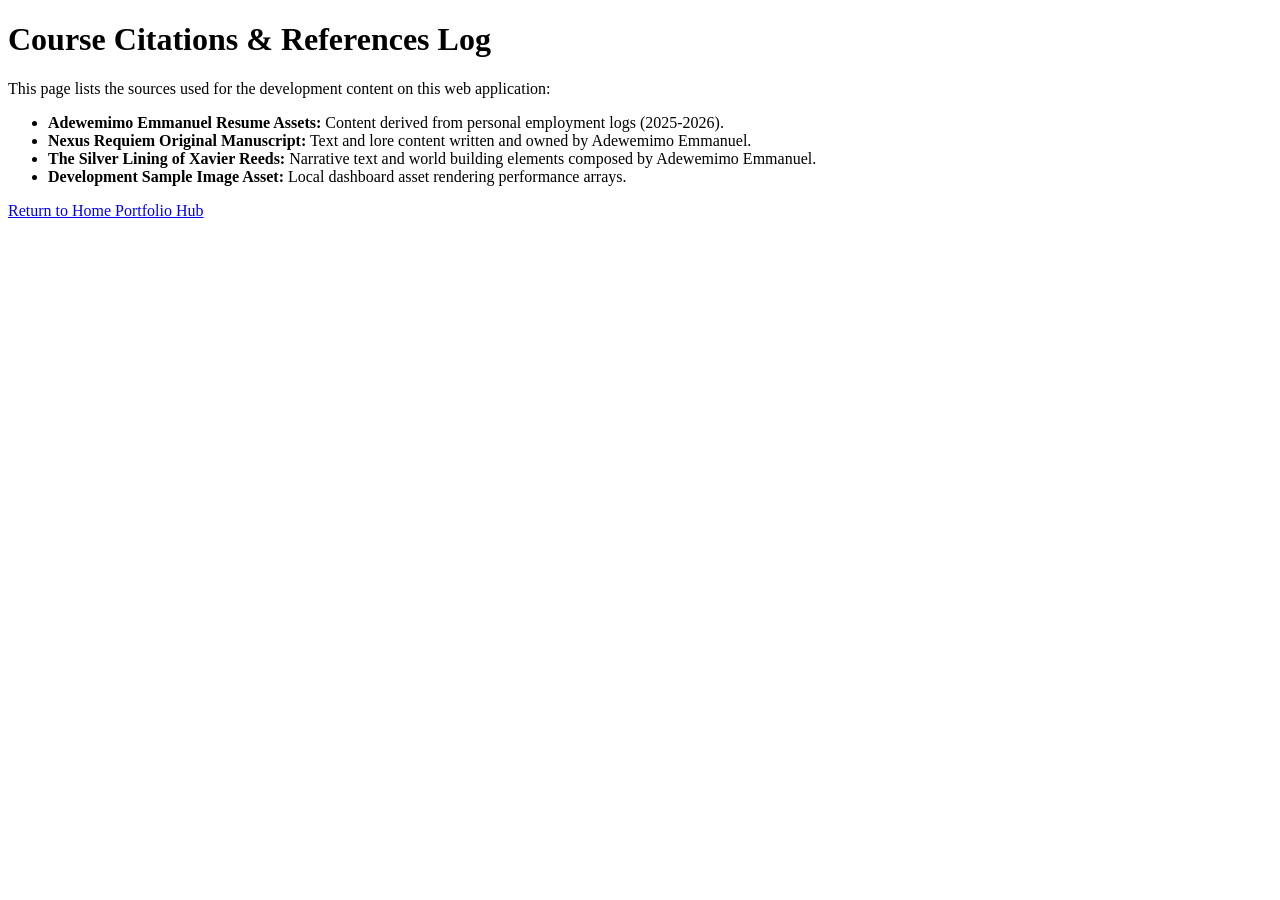
<file: project/references.html>
<!DOCTYPE html>
<html lang="en">
<head>
    <meta charset="UTF-8">
    <title>Academic References & Citations</title>
</head>
<body>
    <h1>Course Citations & References Log</h1>
    <p>This page lists the sources used for the development content on this web application:</p>
    <ul>
        <li><strong>Adewemimo Emmanuel Resume Assets:</strong> Content derived from personal employment logs (2025-2026).</li>
        <li><strong>Nexus Requiem Original Manuscript:</strong> Text and lore content written and owned by Adewemimo Emmanuel.</li>
        <li><strong>The Silver Lining of Xavier Reeds:</strong> Narrative text and world building elements composed by Adewemimo Emmanuel.</li>
        <li><strong>Development Sample Image Asset:</strong> Local dashboard asset rendering performance arrays.</li>
    </ul>
    <p><a href="index.html">Return to Home Portfolio Hub</a></p>
</body>
</html>
</file>
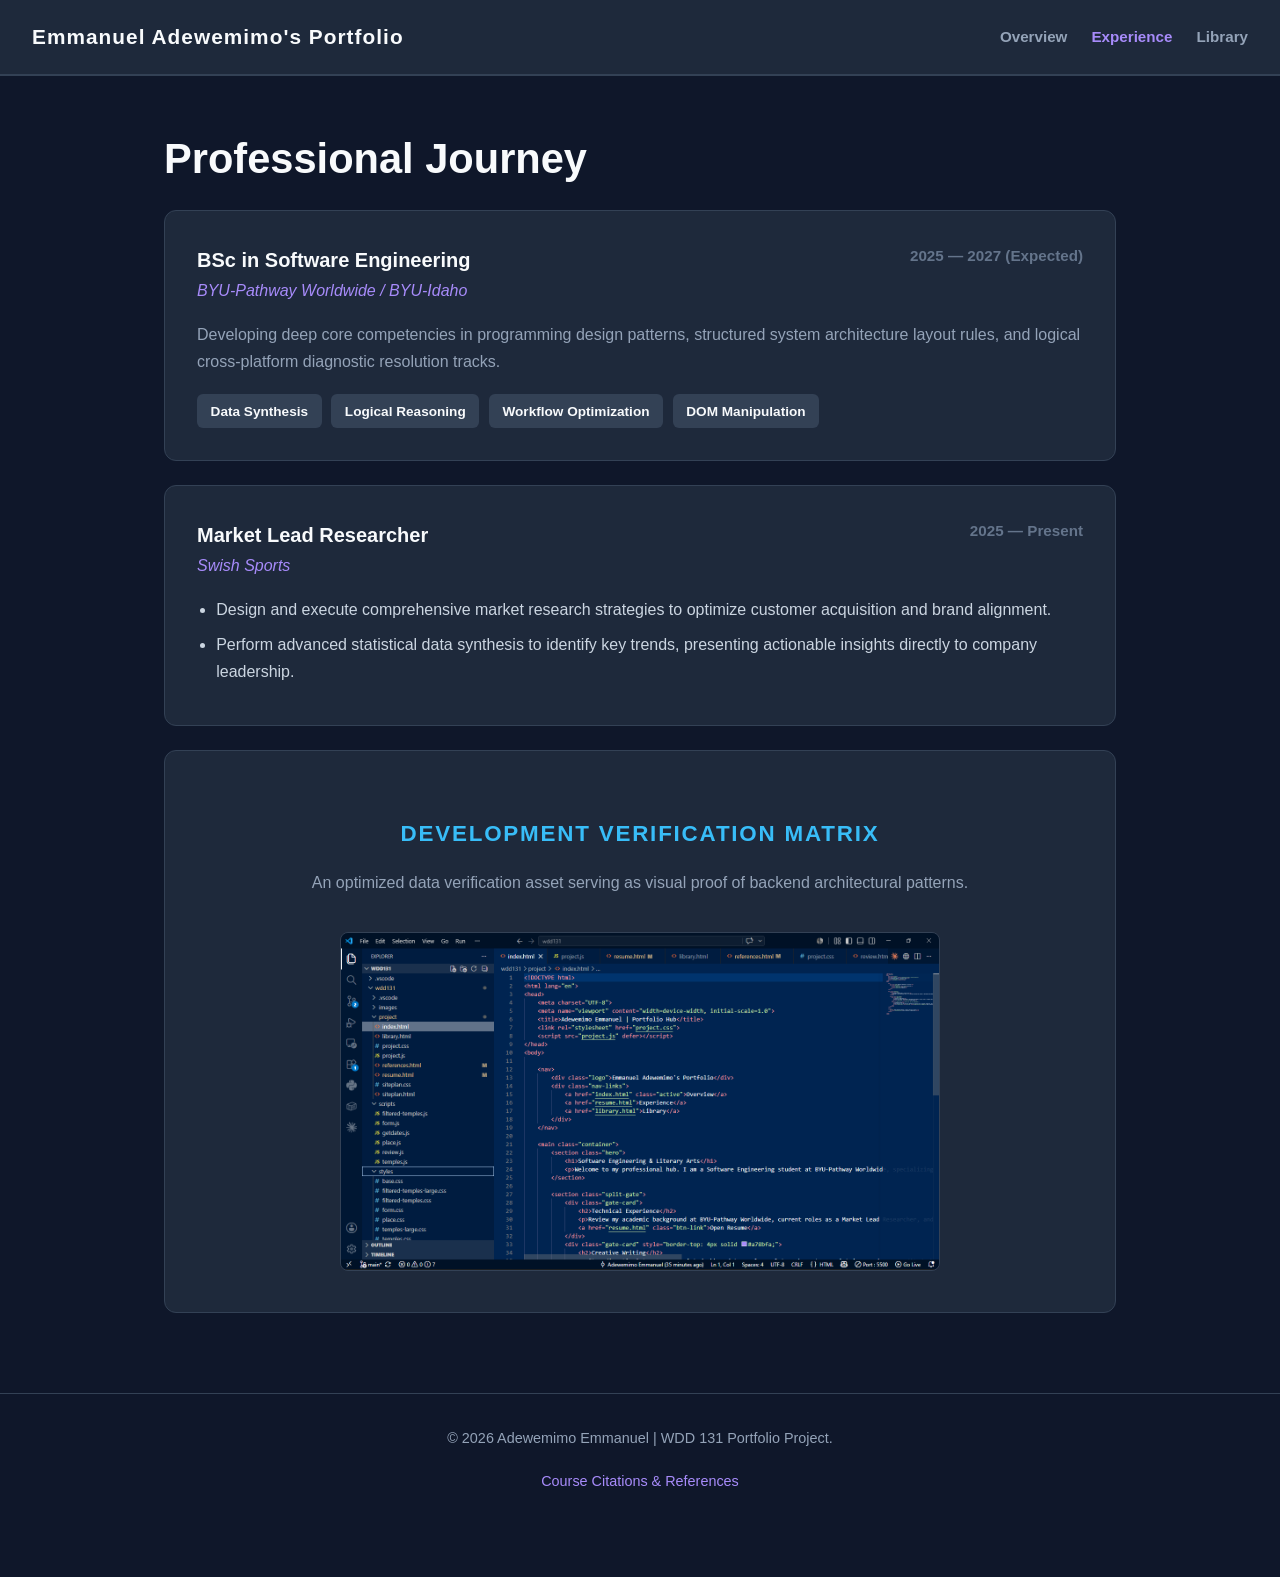
<file: project/resume.html>
<!DOCTYPE html>
<html lang="en">
<head>
    <meta charset="UTF-8">
    <meta name="viewport" content="width=device-width, initial-scale=1.0">
    <title>Professional Experience | Resume</title>
    <link rel="stylesheet" href="project.css">
    <script src="project.js" defer></script>
</head>
<body>

    <nav>
        <div class="logo">Emmanuel Adewemimo's Portfolio</div>
        <div class="nav-links">
            <a href="index.html">Overview</a>
            <a href="resume.html" class="active">Experience</a>
            <a href="library.html">Library</a>
        </div>
    </nav>

    <main class="container">
        <h1>Professional Journey</h1>
        
        <section class="resume-section">
            <div class="job-title">BSc in Software Engineering <span>2025 &mdash; 2027 (Expected)</span></div>
            <div class="company">BYU-Pathway Worldwide / BYU-Idaho</div>
            <p>Developing deep core competencies in programming design patterns, structured system architecture layout rules, and logical cross-platform diagnostic resolution tracks.</p>
            <div class="skills-grid">
                <span class="skill-tag">Data Synthesis</span>
                <span class="skill-tag">Logical Reasoning</span>
                <span class="skill-tag">Workflow Optimization</span>
                <span class="skill-tag">DOM Manipulation</span>
            </div>
        </section>

        <section class="resume-section">
            <div class="job-title">Market Lead Researcher <span>2025 &mdash; Present</span></div>
            <div class="company">Swish Sports</div>
            <ul>
                <li>Design and execute comprehensive market research strategies to optimize customer acquisition and brand alignment.</li>
                <li>Perform advanced statistical data synthesis to identify key trends, presenting actionable insights directly to company leadership.</li>
            </ul>
        </section>
        <section class="resume-section" style="text-align: center;">
            <h2>Development Verification Matrix</h2>
            <p>An optimized data verification asset serving as visual proof of backend architectural patterns.</p>
            <img src="developer-sample.png" alt="Optimized Development Progress Matrix Data Visualizer" loading="lazy" width="600" height="400" class="responsive-img">
        </section>
    </main>
    <footer>
        <p>&copy; 2026 Adewemimo Emmanuel | WDD 131 Portfolio Project.</p>
        <p><a href="references.html">Course Citations & References</a></p>
    </footer>

</body>
</html>
</file>
<file: styles/base.css>
* {
    margin: 0;
    padding: 0;
    box-sizing: border-box;
}

:root {
    --ink: #1a1a2e;
    --gold: #c9a84c;
    --gold-light: #f0d99a;
    --cream: #faf7f0;
    --warm-mid: #e8e0d0;
    --text-muted: #6b6560;
    --white: #ffffff;
}

body {
    font-family: 'Segoe UI', Tahoma, Geneva, Verdana, sans-serif;
    background-color: var(--cream);
    color: var(--ink);
    line-height: 1.6;
}

header {
    background-color: var(--ink);
    color: var(--white);
    text-align: center;
    padding: 30px 20px 20px;
}

#course-title {
    display: block;
    font-size: 1.6rem;
    font-weight: 700;
    letter-spacing: 0.04em;
    color: var(--gold-light);
    margin-bottom: 12px;
}

nav {
    background-color: #111827;
    display: flex;
    justify-content: center;
    flex-wrap: wrap;
    gap: 4px;
    padding: 0 16px;
}

nav a {
    color: var(--white);
    text-decoration: none;
    font-size: 0.875rem;
    font-weight: 500;
    letter-spacing: 0.06em;
    text-transform: uppercase;
    padding: 14px 20px;
    border-bottom: 3px solid transparent;
    transition: color 0.2s ease, border-color 0.2s ease;
}

nav a:hover {
    color: var(--gold-light);
    border-bottom-color: var(--gold);
}

.content-wrapper {
    display: grid;
    max-width: 1100px;
    margin: 40px auto;
    padding: 0 24px;
    gap: 28px;
    align-items: flex-start;
}

main {
    flex: 3;
    min-width: 0;
}

main h1 {
    font-size: 2rem;
    font-weight: 700;
    margin-bottom: 20px;
    color: var(--ink);
    border-bottom: 3px solid var(--gold);
    padding-bottom: 10px;
    display: inline-block;
}

.card {
    background-color: var(--white);
    border: 1px solid var(--warm-mid);
    border-radius: 6px;
    padding: 24px;
    margin-bottom: 24px;
    box-shadow: 4px 4px 0 var(--warm-mid);
}

.card h2 {
    font-size: 1.1rem;
    font-weight: 700;
    letter-spacing: 0.06em;
    text-transform: uppercase;
    color: var(--ink);
    background-color: var(--ink);
    color: var(--gold-light);
    padding: 8px 16px;
    margin: -24px -24px 20px -24px;
    border-radius: 6px 6px 0 0;
}

.card p {
    font-size: 0.95rem;
    color: #3d3830;
    line-height: 1.75;
    margin-bottom: 16px;
}

.card img {
    display: block;
    max-width: 100%;
    border-radius: 4px;
    margin: 12px 0;
}

.card h3 {
    font-size: 1rem;
    font-weight: 600;
    margin: 16px 0 8px;
    color: var(--ink);
}

.card hr {
    border: none;
    border-top: 1px solid var(--warm-mid);
    margin: 16px 0;
}

aside {
    flex: 1;
    min-width: 220px;
}

aside .card h4 {
    font-size: 1.1rem;
    font-weight: 700;
    letter-spacing: 0.06em;
    text-transform: uppercase;
    background-color: var(--ink);
    color: var(--gold-light);
    padding: 8px 16px;
    margin: -24px -24px 20px -24px;
    border-radius: 6px 6px 0 0;
}

aside .card ul {
    list-style: none;
    padding: 0;
}

aside .card ul li {
    border-bottom: 1px solid var(--warm-mid);
    padding: 10px 0;
}

aside .card ul li:last-child {
    border-bottom: none;
}

aside .card ul li a {
    color: var(--ink);
    text-decoration: none;
    font-size: 0.9rem;
    font-weight: 500;
    transition: color 0.2s ease;
    display: flex;
    align-items: center;
    gap: 6px;
}

aside .card ul li a::before {
    content: '→';
    color: var(--gold);
    font-size: 0.85rem;
}

aside .card ul li a:hover {
    color: var(--gold);
}

footer {
    background-color: var(--ink);
    color: rgba(255, 255, 255, 0.7);
    text-align: center;
    padding: 28px 20px;
    font-size: 0.875rem;
    margin-top: 40px;
}

footer p {
    line-height: 1.8;
}

@media (max-width: 700px) {
    .content-wrapper {
        flex-direction: column;
        padding: 0 16px;
        margin: 24px auto;
    }

    aside {
        width: 100%;
    }

    nav {
        justify-content: flex-start;
    }

    nav a {
        padding: 12px 14px;
        font-size: 0.8rem;
    }

    main h1 {
        font-size: 1.5rem;
    }
}
</file>
<file: project/project.css>
/* ==========================================================================
   WDD 131 Cohesive Responsive Global CSS Framework
   ========================================================================== */
* {
    box-sizing: border-box;
    margin: 0;
    padding: 0;
}

body {
    font-family: 'Segoe UI', Tahoma, Geneva, Verdana, sans-serif;
    background-color: #0f172a;
    color: #cbd5e1;
    line-height: 1.7;
    padding-bottom: 4rem;
}

/* Nav Shell Layout */
nav {
    background-color: #1e293b;
    padding: 1.2rem 2rem;
    display: flex;
    justify-content: space-between;
    align-items: center;
    border-bottom: 2px solid #334155;
    position: sticky;
    top: 0;
    z-index: 100;
}

nav .logo {
    font-weight: 700;
    color: #f8fafc;
    font-size: 1.3rem;
    letter-spacing: 0.05em;
}

nav .nav-links {
    display: flex;
    gap: 1.5rem;
}

nav a {
    color: #94a3b8;
    text-decoration: none;
    font-weight: 600;
    font-size: 0.95rem;
    transition: color 0.3s ease;
}

nav a:hover, nav a.active {
    color: #a78bfa;
}

/* Shared Core Components */
.container {
    max-width: 1000px;
    margin: 3rem auto;
    padding: 0 1.5rem;
}

h1 {
    font-size: 2.6rem;
    color: #f8fafc;
    margin-bottom: 1rem;
    font-weight: 800;
}

h2 {
    color: #38bdf8;
    font-size: 1.4rem;
    text-transform: uppercase;
    letter-spacing: 0.08em;
    margin-top: 2rem;
    margin-bottom: 1rem;
}

p {
    margin-bottom: 1.2rem;
    color: #94a3b8;
}

/* Home View Layout Mechanics */
.hero {
    text-align: center;
    margin: 4rem auto;
}

.hero p {
    font-size: 1.25rem;
    max-width: 750px;
    margin: 0 auto;
}

.split-gate {
    display: grid;
    grid-template-columns: repeat(auto-fit, minmax(300px, 1fr));
    gap: 2rem;
}

.gate-card {
    background: #1e293b;
    border: 1px solid #334155;
    border-radius: 12px;
    padding: 2.5rem;
    text-align: center;
    transition: transform 0.3s ease, border-color 0.3s ease;
}

.gate-card:hover {
    transform: translateY(-4px);
    border-color: #38bdf8;
}

.btn-link {
    display: inline-block;
    margin-top: 1.5rem;
    background-color: #0284c7;
    color: #fff;
    text-decoration: none;
    padding: 0.7rem 1.6rem;
    border-radius: 6px;
    font-weight: 600;
    transition: background-color 0.2s ease;
}

.btn-link:hover {
    background-color: #0369a1;
}

/* Resume Layout Fields */
.resume-section {
    background: #1e293b;
    padding: 2rem;
    border-radius: 12px;
    border: 1px solid #334155;
    margin-bottom: 1.5rem;
}

.job-title {
    font-size: 1.25rem;
    font-weight: 700;
    color: #f8fafc;
    display: flex;
    justify-content: space-between;
    flex-wrap: wrap;
    gap: 0.5rem;
}

.job-title span {
    font-size: 0.95rem;
    color: #64748b;
}

.company {
    color: #a78bfa;
    font-style: italic;
    margin-bottom: 1rem;
    font-weight: 500;
}

.resume-section ul {
    padding-left: 1.2rem;
}

.resume-section li {
    margin-bottom: 0.5rem;
    color: #cbd5e1;
}

.skills-grid {
    display: flex;
    flex-wrap: wrap;
    gap: 0.6rem;
    margin-top: 1rem;
}

.skill-tag {
    background: #334155;
    color: #f8fafc;
    padding: 0.35rem 0.85rem;
    border-radius: 6px;
    font-size: 0.85rem;
    font-weight: 600;
}

.responsive-img {
    max-width: 100%;
    height: auto;
    border-radius: 8px;
    border: 1px solid #334155;
    margin-top: 1rem;
}

/* Library Layout Panels */
.library-grid {
    display: grid;
    grid-template-columns: repeat(auto-fit, minmax(320px, 1fr));
    gap: 2rem;
    margin-bottom: 3rem;
}

.book-card {
    background: #1e293b;
    border: 1px solid #334155;
    border-radius: 12px;
    padding: 2rem;
    display: flex;
    flex-direction: column;
    justify-content: space-between;
}

.book-title {
    font-size: 1.6rem;
    font-weight: 700;
    color: #f8fafc;
    margin-bottom: 0.4rem;
}

.book-tagline {
    color: #a78bfa;
    font-size: 0.9rem;
    margin-bottom: 1.5rem;
    font-style: italic;
}

.button-group {
    display: flex;
    flex-wrap: wrap;
    gap: 0.5rem;
}

.btn-interactive {
    background-color: #334155;
    color: #f8fafc;
    border: none;
    padding: 0.55rem 1rem;
    border-radius: 6px;
    cursor: pointer;
    font-weight: 600;
    font-size: 0.85rem;
    transition: background-color 0.2s ease, color 0.2s ease;
}

.btn-interactive:hover {
    background-color: #38bdf8;
    color: #0f172a;
}

/* Output Workspace Frame */
.display-container {
    background-color: #0b0f19;
    border: 2px dashed #475569;
    border-radius: 12px;
    padding: 2.5rem;
    min-height: 250px;
}

.display-label {
    display: block;
    color: #38bdf8;
    font-weight: 700;
    font-size: 0.85rem;
    text-transform: uppercase;
    letter-spacing: 0.1em;
    margin-bottom: 1rem;
    border-bottom: 1px solid #1e293b;
    padding-bottom: 0.5rem;
}

.display-body-text {
    color: #e2e8f0;
    font-size: 1.1rem;
    line-height: 1.8;
}

.placeholder-text {
    color: #475569;
    font-style: italic;
    text-align: center;
    padding-top: 5rem;
}

/* WDD Form Layout Standards */
.form-container {
    background: #1e293b;
    border: 1px solid #334155;
    border-radius: 12px;
    padding: 2.5rem;
    margin-top: 3rem;
}

.form-group {
    margin-bottom: 1.5rem;
    display: flex;
    flex-direction: column;
    gap: 0.5rem;
}

label {
    font-weight: 600;
    color: #f8fafc;
    font-size: 0.95rem;
}

input[type="text"], select, textarea {
    width: 100%;
    padding: 0.75rem;
    background-color: #0f172a;
    border: 1px solid #475569;
    border-radius: 6px;
    color: #f8fafc;
    font-size: 1rem;
    transition: border-color 0.2s ease;
}

input[type="text"]:focus, select:focus, textarea:focus {
    outline: none;
    border-color: #38bdf8;
}

.btn-submit {
    background-color: #a78bfa;
    color: #0f172a;
    font-weight: 700;
    padding: 0.8rem 2rem;
    border: none;
    border-radius: 6px;
    cursor: pointer;
    font-size: 1rem;
    transition: background-color 0.2s ease;
}

.btn-submit:hover {
    background-color: #c084fc;
}

.success-alert {
    background-color: rgba(16, 185, 129, 0.15);
    border: 1px solid #10b981;
    color: #34d399;
    padding: 1rem;
    border-radius: 6px;
    margin-bottom: 1.5rem;
}

.counter-badge {
    display: inline-block;
    background: #334155;
    color: #38bdf8;
    padding: 0.4rem 1rem;
    border-radius: 20px;
    font-weight: 600;
    font-size: 0.9rem;
    margin-bottom: 1rem;
}

footer {
    text-align: center;
    margin-top: 5rem;
    padding-top: 2rem;
    border-top: 1px solid #334155;
    font-size: 0.9rem;
    color: #64748b;
}

footer a {
    color: #a78bfa;
    text-decoration: none;
}

footer a:hover {
    text-decoration: underline;
}

/* Media Query Adaptations */
@media (max-width: 768px) {
    nav {
        flex-direction: column;
        gap: 1rem;
    }
    .library-grid, .split-gate {
        grid-template-columns: 1fr;
    }
}
</file>
<file: styles/form.css>
:root {
    --primary-color: #3b0032; 
    --bg-color: #dfd7e1; 
    --text-color: #000;
    --font-family: Arial, sans-serif;
}

body {
    font-family: var(--font-family);
    margin: 0;
    padding: 0;
    background-color: #fff;
    color: var(--text-color);
}

header {
    background-color: var(--primary-color);
    color: white;
    text-align: center;
    padding: 1rem;
    max-width: 600px;
    margin: 0 auto;
}

main {
    background-color: var(--bg-color);
    max-width: 600px;
    margin: 0 auto;
    padding: 1.5rem;
    box-sizing: border-box;
}

.form-group {
    margin-bottom: 1.5rem;
}

label, legend {
    display: block;
    font-weight: bold;
    margin-bottom: 0.5rem;
    font-size: 0.95rem;
}

.optional {
    color: #4a4a9d;
    font-weight: normal;
    font-size: 0.85rem;
}

input[type="text"],
input[type="date"],
select,
textarea {
    width: 100%;
    padding: 0.75rem;
    border: 1px solid #ccc;
    border-radius: 4px;
    box-sizing: border-box;
    font-family: var(--font-family);
}

fieldset {
    border: none;
    padding: 0;
    margin: 0 0 1.5rem 0;
}

.rating-group .stars {
    display: flex;
    gap: 1rem;
}

.rating-group label {
    display: flex;
    flex-direction: column;
    align-items: center;
    font-weight: normal;
    font-size: 1.2rem;
    cursor: pointer;
}

.features-group label {
    font-weight: normal;
    display: flex;
    align-items: center;
    gap: 0.5rem;
    margin-bottom: 0.5rem;
    cursor: pointer;
}

.submit-btn {
    width: 100%;
    padding: 1rem;
    background-color: #f1f1f1;
    border: 1px solid #999;
    font-size: 1.1rem;
    font-weight: bold;
    cursor: pointer;
    border-radius: 4px;
    margin-top: 1rem;
}

.submit-btn:hover {
    background-color: #e2e2e2;
}

.confirmation-container {
    text-align: center;
    padding: 3rem 1rem;
}

.counter-message {
    font-size: 1.2rem;
    margin: 2rem 0;
}

.back-link {
    display: inline-block;
    background-color: var(--primary-color);
    color: white;
    padding: 0.75rem 1.5rem;
    text-decoration: none;
    border-radius: 4px;
}

footer {
    background-color: var(--primary-color);
    color: white;
    text-align: center;
    padding: 1rem;
    max-width: 600px;
    margin: 0 auto;
    font-size: 0.9rem;
}

footer p {
    margin: 0.3rem 0;
}
@media screen and (min-width: 600px) {
    main {
        border: 1px solid #ccc;
        border-radius: 8px;
        margin-top: 2rem;
        margin-bottom: 2rem;
        box-shadow: 0 4px 8px rgba(0,0,0,0.1);
    }

    header, footer {
        border-radius: 8px;
    }
}
</file>
<file: styles/place.css>
:root {
    --primary-color: #008751;       
    --primary-light: #00A86B;       
    --text-color: #333333;          
    --light-bg: #f9f9f9;            
    --white: #ffffff;               
    --padding-standard: 20px;
    --border-radius: 8px;
}

body {
    font-family: Arial, sans-serif;
    color: var(--text-color);
    margin: 0;
    padding: 0;
    background-color: var(--white);
}

main {
    display: flex;
    flex-direction: column;
    gap: var(--padding-standard);
    padding: var(--padding-standard);
}

.data-card, .weather-card {
    background-color: var(--light-bg);
    border-top: 5px solid var(--primary-color); 
    padding: var(--padding-standard);
    border-radius: var(--border-radius);
    box-shadow: 0 4px 6px rgba(0,0,0,0.05);
}

.weather-heading {
    color: var(--primary-color);
    display: flex;
    align-items: center;
}

@media (min-width: 768px) {
    main {
        position: relative; 
        display: block; 
        padding: 0; 
    }

    .hero-container img {
        width: 100%;
        height: auto;
        display: block;
    }

    .data-card {
        position: absolute;
        bottom: 30px;
        left: 30px;
        width: 300px; 
        background-color: rgba(249, 249, 249, 0.9); 
    }

    .weather-card {
        position: absolute;
        bottom: 30px;
        right: 30px;
        width: 250px;
        background-color: rgba(249, 249, 249, 0.9); 
    }

    .weather-heading::after {
        content: ""; 
        display: inline-block;
        width: 40px;
        height: 40px;
        margin-left: 12px;
        background-image: url('images/weather-icon.svg'); 
        background-size: contain;
        background-repeat: no-repeat;
    }
}
</file>
<file: siteplan.css>
/* CSS Variables for Color Schema */
:root {
    --primary-color: #1A365D; /* Deep Blue */
    --background-color: #F7FAFC; /* Off-White */
    --text-color: #2D3748; /* Dark Slate */
    --accent-color: #D69E2E; /* Warm Gold */
}

/* Typography & Global Styles */
body {
    font-family: 'Open Sans', sans-serif;
    background-color: var(--background-color);
    color: var(--text-color);
    line-height: 1.6;
    margin: 0;
    padding: 0;
}

h1, h2, h3 {
    font-family: 'Merriweather', serif;
    color: var(--primary-color);
}

header {
    background-color: var(--primary-color);
    color: var(--background-color);
    padding: 20px;
    text-align: center;
}

header h1 {
    color: var(--background-color);
    margin: 0;
}

main {
    max-width: 800px;
    margin: 20px auto;
    padding: 20px;
    background-color: #FFFFFF;
    border-radius: 8px;
    box-shadow: 0 4px 6px rgba(0,0,0,0.1);
}

section {
    margin-bottom: 30px;
    padding-bottom: 20px;
    border-bottom: 1px solid #E2E8F0;
}

section:last-child {
    border-bottom: none;
}

.accent {
    color: var(--accent-color);
    font-weight: bold;
}

/* Simple Wireframe Placeholders */
.wireframe-container {
    display: flex;
    gap: 20px;
    flex-wrap: wrap;
}

.wireframe-box {
    border: 2px dashed var(--primary-color);
    padding: 20px;
    text-align: center;
    background-color: var(--background-color);
    flex: 1;
    min-width: 250px;
}
</file>
<file: styles/temples.css>
* {
  box-sizing: border-box;
  margin: 0;
  padding: 0;
}

body {
  font-family: 'Montserrat', sans-serif;
  line-height: 1.6;
  background-color: #f8fafc;
  color: #1e293b;
}

h1, h2, figcaption {
  font-family: 'Playfair Display', serif;
}

header {
  position: relative;
  background-color: #1e3a8a;
  color: #ffffff;
  padding: 1.5rem 1rem;
  text-align: center;
}

header h1 {
  font-size: 2.2rem;
  margin-bottom: 1rem;
  letter-spacing: 0.5px;
}

#menu-toggle {
  background: none;
  border: none;
  color: #ffffff;
  font-size: 2rem;
  cursor: pointer;
  padding: 0.5rem;
  position: absolute;
  top: 1.2rem;
  right: 1.5rem;
  line-height: 1;
  transition: color 0.2s ease;
}

#menu-toggle:hover {
  color: #38bdf8;
}

nav {
  display: none;
  flex-direction: column;
  gap: 0.5rem;
  margin-top: 1rem;
}

nav.open {
  display: flex;
}

nav a {
  color: #bfdbfe;
  text-decoration: none;
  padding: 0.75rem 1rem;
  font-weight: 500;
  border-radius: 4px;
  transition: all 0.25s ease-in-out;
}

nav a:hover, nav a:focus {
  background-color: #3b82f6;
  color: #ffffff;
}

main {
  max-width: 1100px;
  margin: 2.5rem auto;
  padding: 0 1.5rem;
  display: grid;
  grid-template-columns: 1fr;
  gap: 2rem;
}

main h1 {
  grid-column: 1 / -1;
  font-size: 1.8rem;
  color: #0f172a;
  border-bottom: 2px solid #e2e8f0;
  padding-bottom: 0.5rem;
  margin-bottom: 0.5rem;
}

figure {
  background-color: #ffffff;
  border-radius: 8px;
  overflow: hidden;
  box-shadow: 0 4px 6px -1px rgba(0, 0, 0, 0.05), 0 2px 4px -1px rgba(0, 0, 0, 0.03);
  display: flex;
  flex-direction: column;
}

figure img {
  width: 100%;
  height: 250px;
  object-fit: cover;
  display: block;
}

figcaption {
  padding: 1.25rem;
  font-size: 1.15rem;
  font-weight: 600;
  color: #1e3a8a;
  text-align: center;
  background-color: #ffffff;
  margin-top: auto;
}

footer {
  background-color: #0f172a;
  color: #94a3b8;
  text-align: center;
  padding: 2rem 1rem;
  margin-top: 5rem;
  font-size: 0.9rem;
}

footer p {
  margin: 0.4rem 0;
}
</file>
<file: styles/temples-large.css>
@media (min-width: 768px) {
  
  header {
    display: flex;
    justify-content: space-between;
    align-items: center;
    padding: 1.5rem 6%;
    text-align: left;
  }

  header h1 {
    margin-bottom: 0;
  }

  #menu-toggle {
    display: none;
  }

  nav {
    display: flex !important;
    flex-direction: row;
    margin-top: 0;
    gap: 1.25rem;
  }

  main {
    grid-template-columns: repeat(auto-fit, minmax(300px, 1fr));
    gap: 2.5rem;
  }

  main h1 {
    font-size: 2.3rem;
  }

}
</file>
